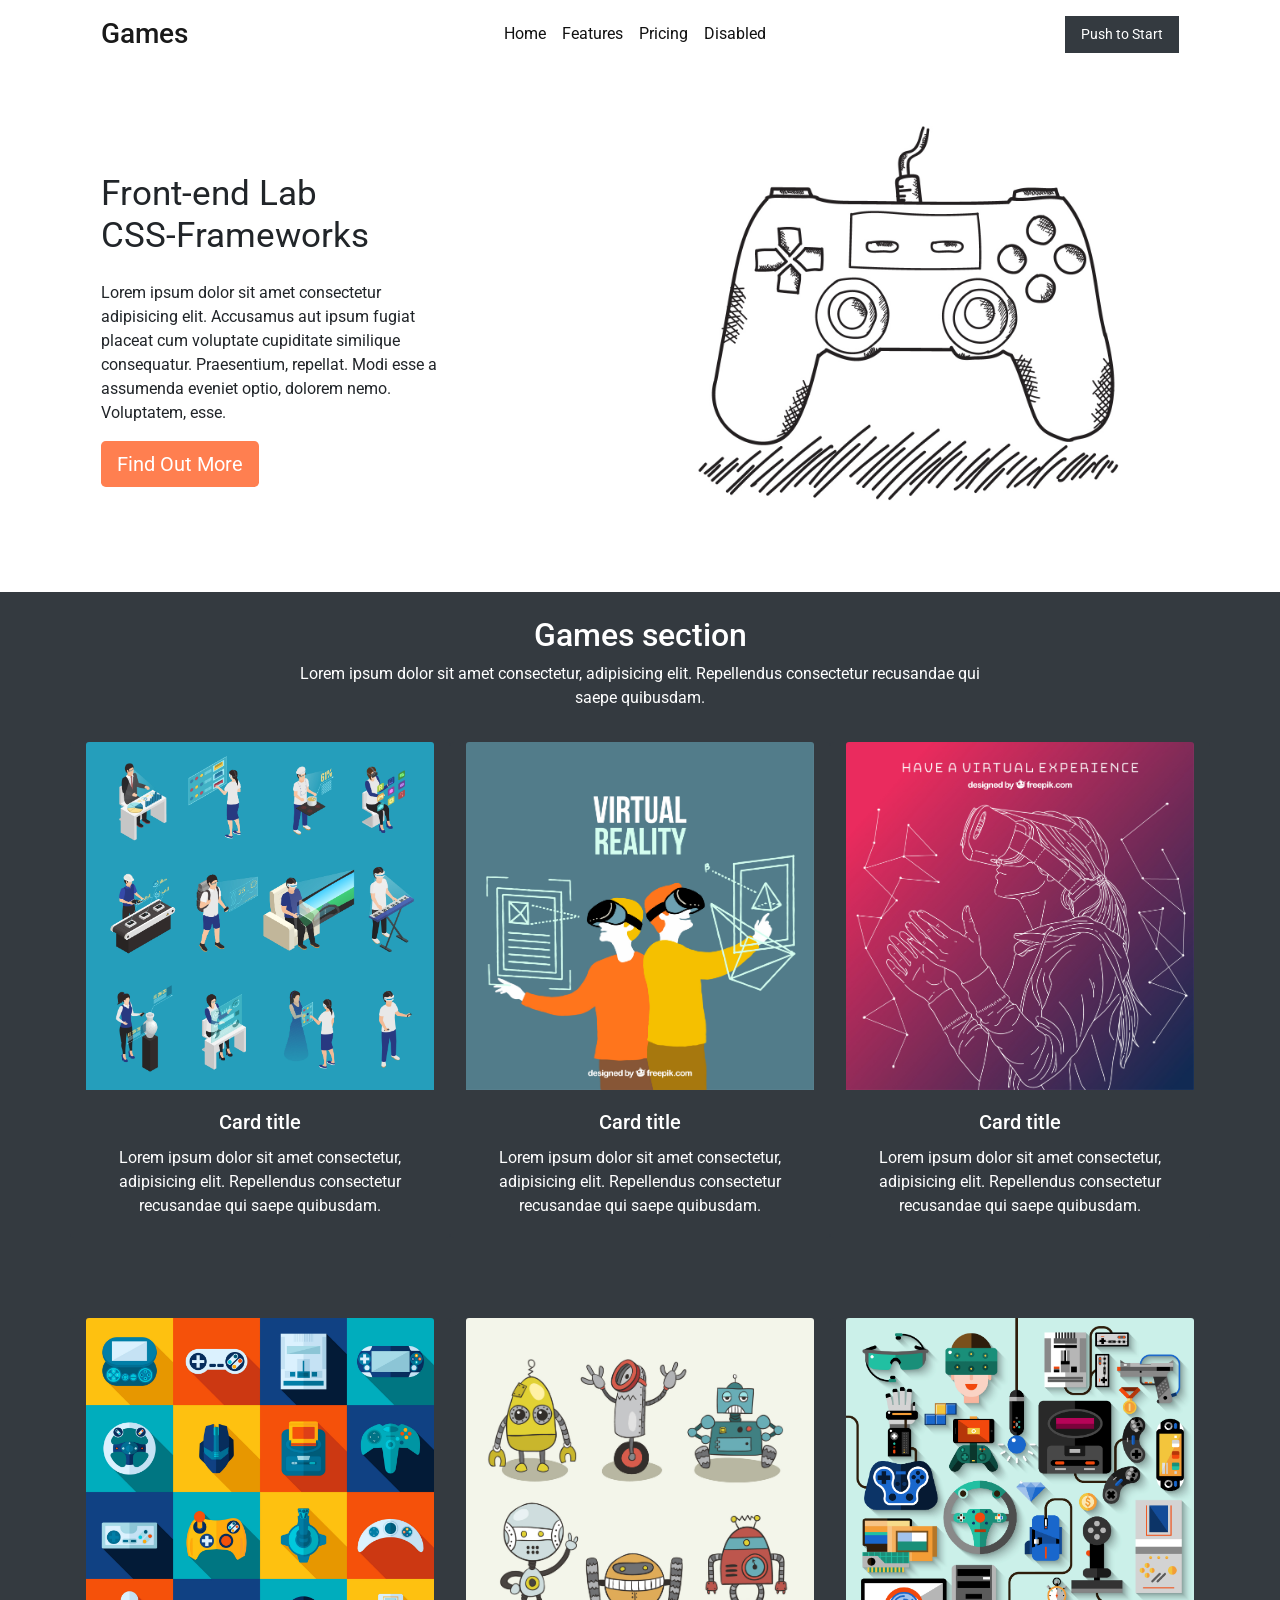
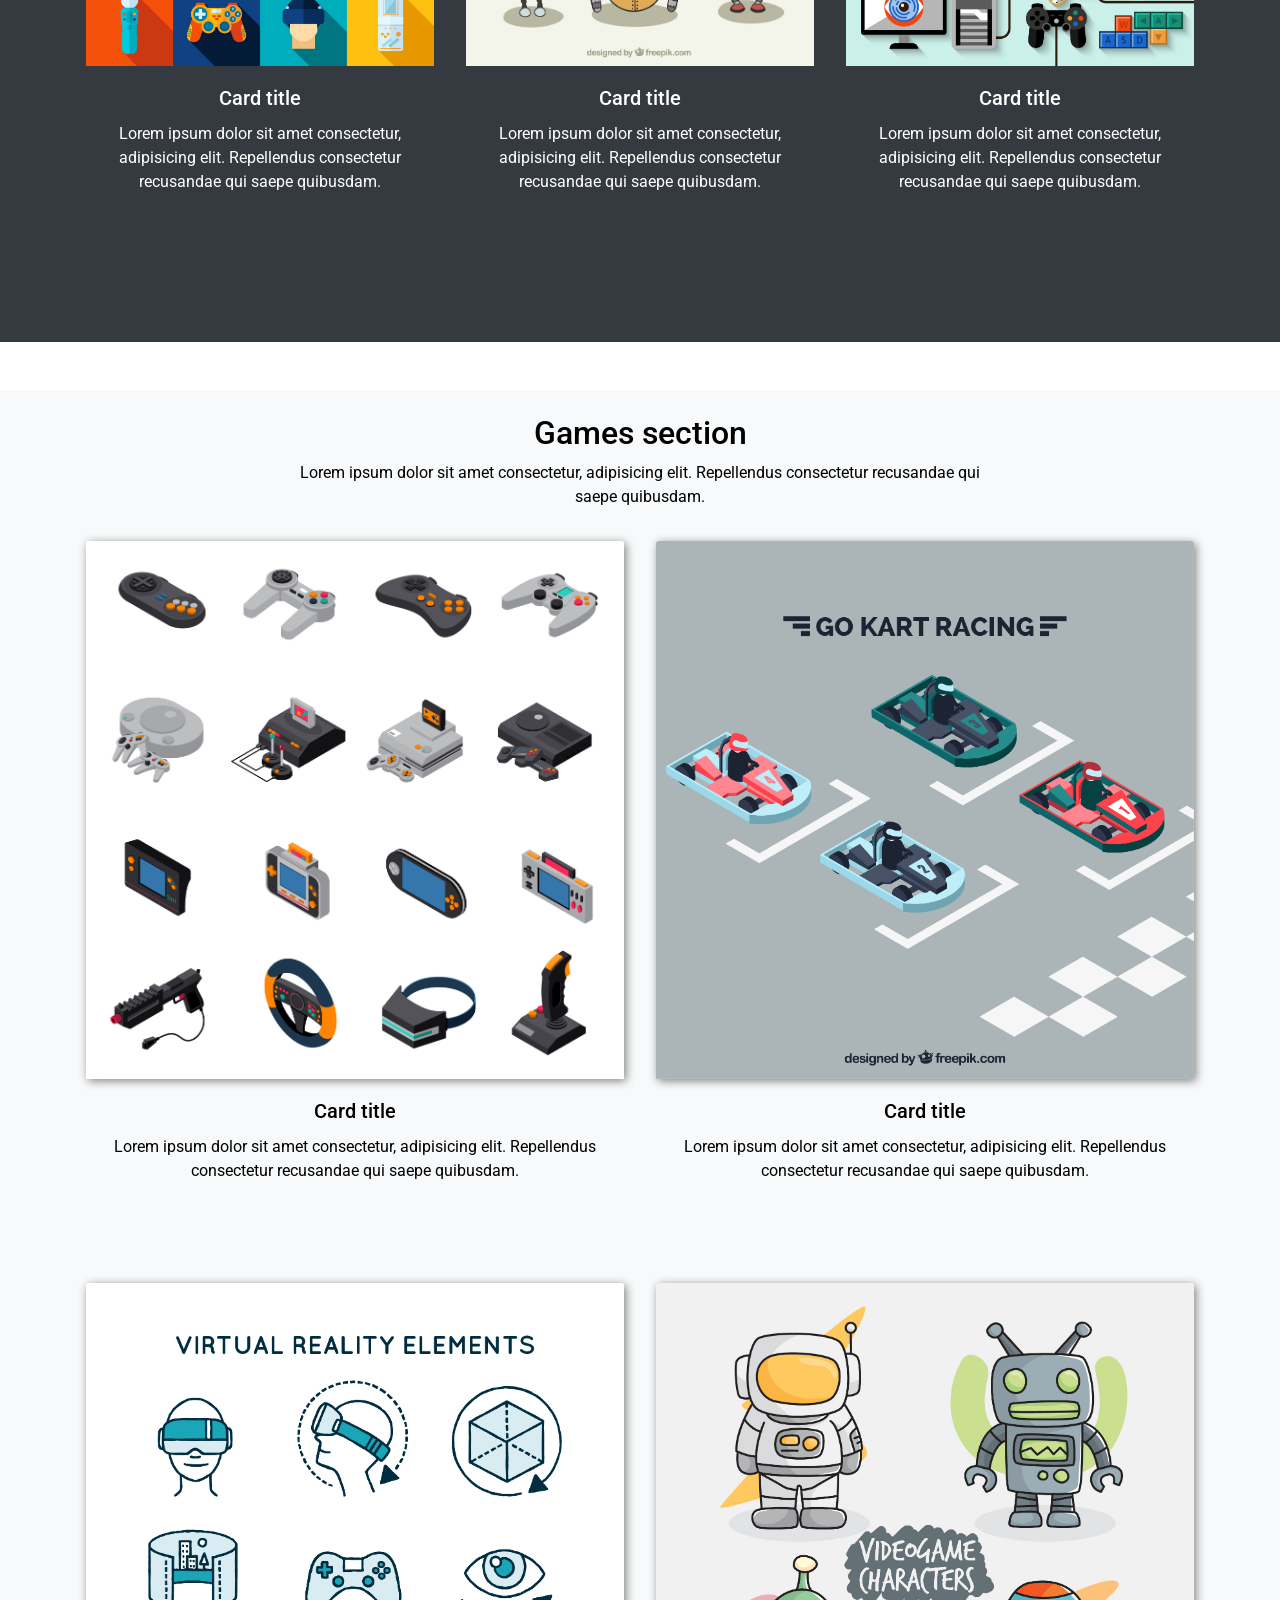
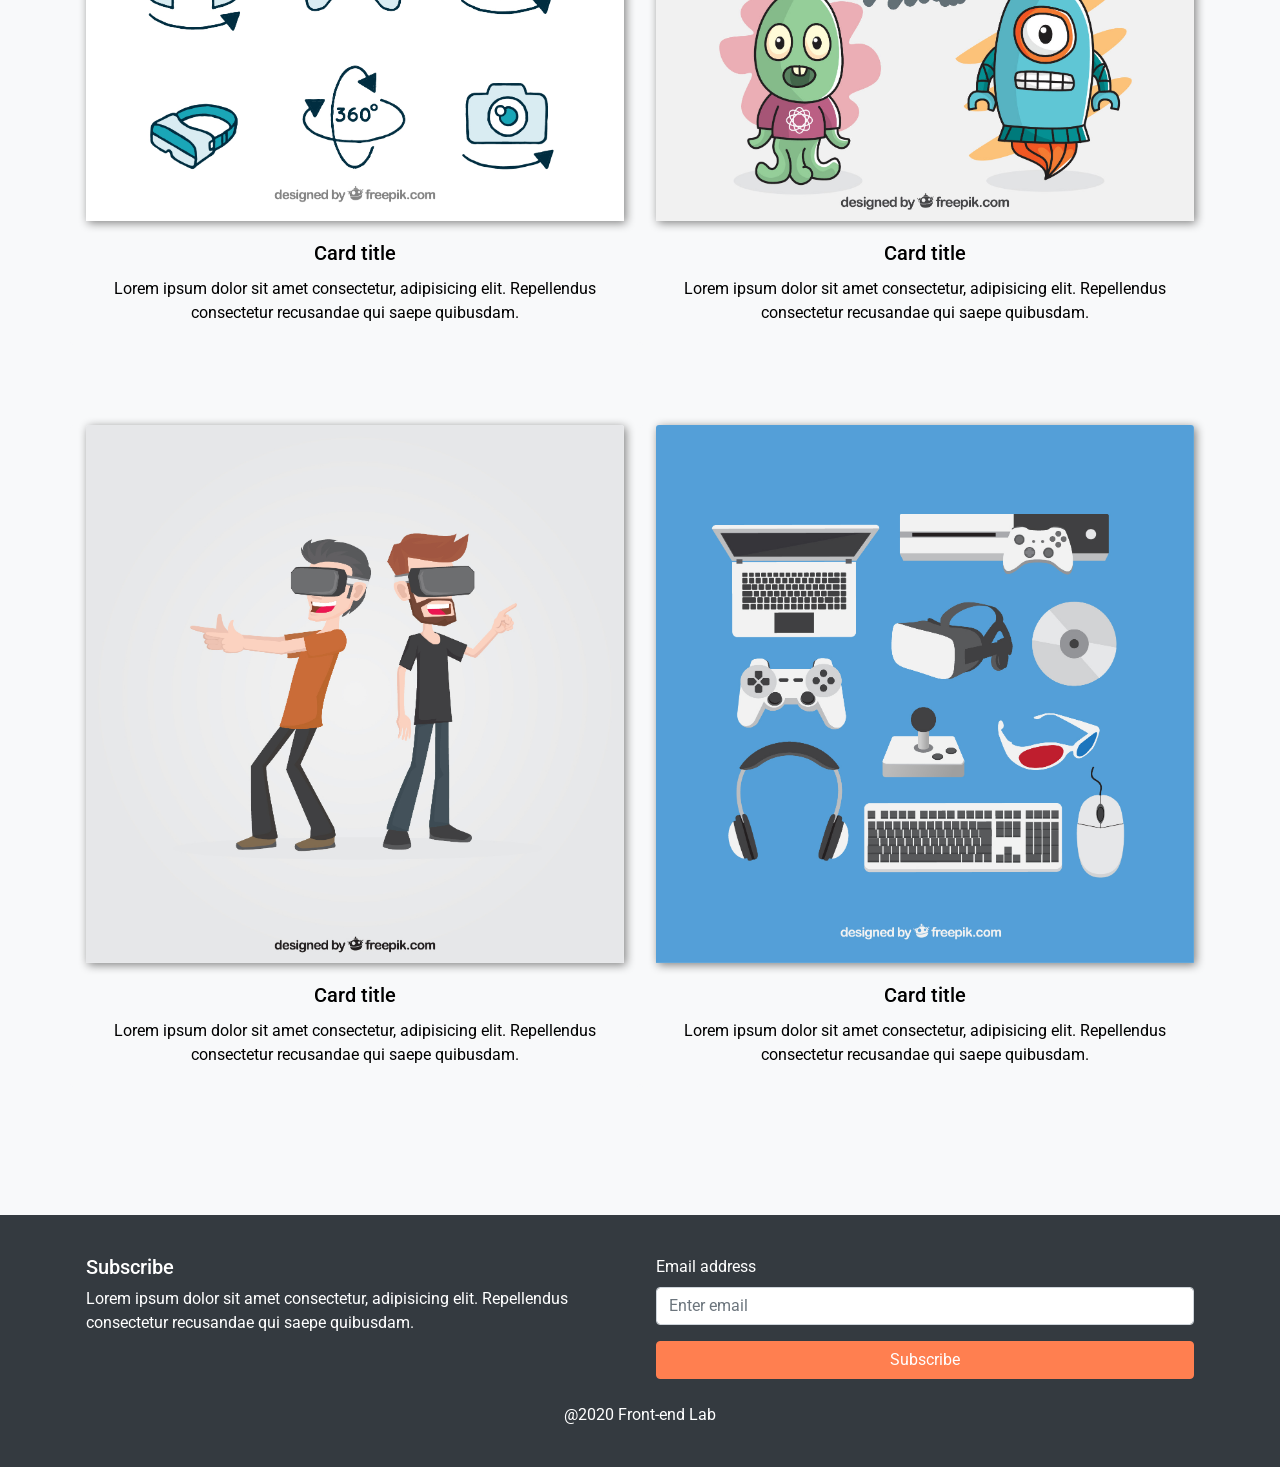
<file: bootstrap1/index.html>
<!DOCTYPE html>
<html lang="zxx">
<head>
    <meta charset="UTF-8">
    <meta name="viewport" content="width=device-width, initial-scale=1.0">
    <title>Bootstrap</title>
    <link rel="stylesheet" href="./css/style.css">
    <link rel="stylesheet" href="https://fonts.googleapis.com/css2?family=Roboto:wght@300&display=swap">
    <link rel="stylesheet" href="https://stackpath.bootstrapcdn.com/bootstrap/4.5.2/css/bootstrap.min.css" integrity="sha384-JcKb8q3iqJ61gNV9KGb8thSsNjpSL0n8PARn9HuZOnIxN0hoP+VmmDGMN5t9UJ0Z" crossorigin="anonymous">
</head>
<body>

    <header class="header pb-5 pb-lg-0">
        <div class="container">
            <nav class="navbar navbar-expand-lg navbar-light">
                <a class="navbar-brand" href="#">Games</a>
                <button class="navbar-toggler" type="button" data-toggle="collapse" data-target="#navbarSupportedContent" aria-controls="navbarSupportedContent" aria-expanded="false" aria-label="Toggle navigation">
                  <span class="navbar-toggler-icon"></span>
                </button>
              
                <div class="collapse navbar-collapse" id="navbarSupportedContent">
                  <ul class="navbar-nav m-auto">
                    <li class="nav-item active">
                      <a class="nav-link" href="#">Home</a>
                    </li>
                    <li class="nav-item">
                      <a class="nav-link" href="#">Features</a>
                    </li>
                    <li class="nav-item">
                        <a class="nav-link" href="#">Pricing</a>
                      </li>
                    <li class="nav-item">
                      <a class="nav-link disabled" href="#" tabindex="-1" aria-disabled="true">Disabled</a>
                    </li>
                  </ul>                  
                </div>

                <button type="button" class="btn-sm btn-secondary d-none d-lg-block">Push to Start</button>

            </nav>

            <div class="bottom-header row px-3">
                <article class="col-lg-4">
                    <h1 class="bottom-header__title mb-4">Front-end Lab CSS-Frameworks</h1>
                    <p class="bottom-header__text">Lorem ipsum dolor sit amet consectetur adipisicing elit. 
                    Accusamus aut ipsum fugiat placeat cum voluptate cupiditate similique consequatur.
                    Praesentium, repellat. Modi esse a assumenda eveniet optio, dolorem nemo. Voluptatem, esse.
                    </p>
                    <button type="button" class="btn-lg btn-primary">Find Out More</button>
                </article>

                <div class="bottom-header__img col-lg-6">
                    <img src="./assets/hero-5.jpg" alt="top img" class="img-fluid">
                </div>
                
            </div>
        </div>
        
        
        
    </header>

    <main class="main">

        
        <div class="game1-wrapper px-3 pt-4 pb-5">
            <div class="container">
                <article class="game__article col-lg-8">
                    <h2 class="game__title">Games section</h2>
                    <p class="game__text">Lorem ipsum dolor sit amet consectetur, adipisicing elit.
                         Repellendus consectetur recusandae qui saepe quibusdam. 
                    </p>
                </article>
                <div class="row game1-cards__wrapper">
                    <div class="game1-card card col-lg-4 px-3 col-md-6">
                        <img src="assets/card/1.jpg" class="card-img-top" alt="...">
                        <div class="card-body">
                            <h5 class="card-title">Card title</h5>
                            <p class="card-text">Lorem ipsum dolor sit amet consectetur, adipisicing elit.
                                Repellendus consectetur recusandae qui saepe quibusdam.
                            </p>
                        </div>
                      </div>
                      <div class="game1-card card col-lg-4 px-3 col-md-6">
                        <img src="assets/card/2.jpg" class="card-img-top" alt="...">
                        <div class="card-body">
                            <h5 class="card-title">Card title</h5>
                            <p class="card-text">Lorem ipsum dolor sit amet consectetur, adipisicing elit.
                                Repellendus consectetur recusandae qui saepe quibusdam.
                            </p>
                        </div>
                      </div>

                      <div class="game1-card card col-lg-4 px-3 col-md-6">
                        <img src="assets/card/3.jpg" class="card-img-top" alt="...">
                        <div class="card-body">
                            <h5 class="card-title">Card title</h5>
                            <p class="card-text">Lorem ipsum dolor sit amet consectetur, adipisicing elit.
                                Repellendus consectetur recusandae qui saepe quibusdam.
                            </p>
                        </div>
                      </div>

                     
                    <div class="game1-card card col-lg-4 px-3 col-md-6">
                      <img src="assets/card/4.jpg" class="card-img-top" alt="...">
                      <div class="card-body">
                          <h5 class="card-title">Card title</h5>
                          <p class="card-text">Lorem ipsum dolor sit amet consectetur, adipisicing elit.
                            Repellendus consectetur recusandae qui saepe quibusdam.
                          </p>
                      </div>
                    </div>

                    <div class="game1-card card col-lg-4 px-3 col-md-6">
                      <img src="assets/card/5.jpg" class="card-img-top" alt="...">
                      <div class="card-body">
                          <h5 class="card-title">Card title</h5>
                          <p class="card-text">Lorem ipsum dolor sit amet consectetur, adipisicing elit.
                            Repellendus consectetur recusandae qui saepe quibusdam.
                          </p>
                      </div>
                    </div>

                    <div class="game1-card card col-lg-4 px-3 col-md-6">
                      <img src="assets/card/6.jpg" class="card-img-top" alt="...">
                      <div class="card-body">
                          <h5 class="card-title">Card title</h5>
                          <p class="card-text">Lorem ipsum dolor sit amet consectetur, adipisicing elit.
                            Repellendus consectetur recusandae qui saepe quibusdam.
                          </p>
                      </div>
                    </div>
            </div>
        
            </div>
        </div>
        

        <div class="game2-wrapper px-3 pt-4 pb-5">
            <div class="container">
                <article class="game__article col-lg-8">
                    <h2 class="game__title">Games section</h2>
                    <p class="game__text">Lorem ipsum dolor sit amet consectetur, adipisicing elit.
                         Repellendus consectetur recusandae qui saepe quibusdam. 
                    </p>
                </article>
                <div class="row game2-cards__wrapper">
                    <div class="game2-card card col-lg-6 px-3 ">
                        <img src="assets/card/7.jpg" class="card-img-top" alt="...">
                        <div class="card-body">
                            <h5 class="card-title">Card title</h5>
                            <p class="card-text">Lorem ipsum dolor sit amet consectetur, adipisicing elit.
                             Repellendus consectetur recusandae qui saepe quibusdam. 
                            </p>
                        </div>
                      </div>

                      <div class="game2-card card col-lg-6 px-3 ">
                        <img src="assets/card/8.jpg" class="card-img-top" alt="...">
                        <div class="card-body">
                            <h5 class="card-title">Card title</h5>
                            <p class="card-text">Lorem ipsum dolor sit amet consectetur, adipisicing elit.
                             Repellendus consectetur recusandae qui saepe quibusdam. 
                            </p>
                        </div>
                      </div>

                      <div class="game2-card card col-lg-6 px-3 ">
                        <img src="assets/card/9.jpg" class="card-img-top" alt="...">
                        <div class="card-body">
                            <h5 class="card-title">Card title</h5>
                            <p class="card-text">Lorem ipsum dolor sit amet consectetur, adipisicing elit.
                             Repellendus consectetur recusandae qui saepe quibusdam. 
                            </p>
                        </div>
                      </div>

                      <div class="game2-card card col-lg-6 px-3 ">
                        <img src="assets/card/10.jpg" class="card-img-top" alt="...">
                        <div class="card-body">
                            <h5 class="card-title">Card title</h5>
                            <p class="card-text">Lorem ipsum dolor sit amet consectetur, adipisicing elit.
                             Repellendus consectetur recusandae qui saepe quibusdam. 
                            </p>
                        </div>
                      </div>

                      <div class="game2-card card col-lg-6 px-3 ">
                        <img src="assets/card/11.jpg" class="card-img-top" alt="...">
                        <div class="card-body">
                            <h5 class="card-title">Card title</h5>
                            <p class="card-text">Lorem ipsum dolor sit amet consectetur, adipisicing elit.
                             Repellendus consectetur recusandae qui saepe quibusdam. 
                            </p>
                        </div>
                      </div>

                      <div class="game2-card card col-lg-6 px-3 ">
                        <img src="assets/card/12.jpg" class="card-img-top" alt="...">
                        <div class="card-body">
                            <h5 class="card-title">Card title</h5>
                            <p class="card-text">Lorem ipsum dolor sit amet consectetur, adipisicing elit.
                             Repellendus consectetur recusandae qui saepe quibusdam. 
                            </p>
                        </div>
                      </div>
                      <!-- <div class="game2-card card col-lg m-3">
                        <img src="assets/card/8.jpg" class="card-img-top" alt="...">
                        <div class="card-body">
                            <h5 class="card-title">Card title</h5>
                            <p class="card-text">Lorem ipsum dolor sit amet consectetur, adipisicing elit.
                             Repellendus consectetur recusandae qui saepe quibusdam. 
                            </p>
                        </div>
                      </div> -->
                      
                </div>
            </div>
        </div>

        
    </main>

    <footer class="footer py-4">
        <div class="container">
            <div class="row footer__wrapper pt-3">
                <article class="col-lg-6 px-3">
                    <h5 class="footer__title">Subscribe</h5>
                    <p class="footer__text">
                        Lorem ipsum dolor sit amet consectetur, adipisicing elit.
                             Repellendus consectetur recusandae qui saepe quibusdam. 
                    </p>
                </article>
                <form class="col-lg-6 px-3">
                    <div class="form-group">
                      <label for="exampleInputEmail1">Email address</label>
                      <input type="email" class="form-control" id="exampleInputEmail1" placeholder="Enter email">
                    </div>
                    <button type="submit" class="btn btn-primary footer__btn col">Subscribe</button>
                </form>
            </div>

            <div class="footer__copy pt-4">
                <p>@2020 Front-end Lab</p>
            </div>
            
        </div>
    </footer>

    <script src="https://code.jquery.com/jquery-3.5.1.slim.min.js" integrity="sha384-DfXdz2htPH0lsSSs5nCTpuj/zy4C+OGpamoFVy38MVBnE+IbbVYUew+OrCXaRkfj" crossorigin="anonymous"></script>
    <script src="https://cdn.jsdelivr.net/npm/popper.js@1.16.1/dist/umd/popper.min.js" integrity="sha384-9/reFTGAW83EW2RDu2S0VKaIzap3H66lZH81PoYlFhbGU+6BZp6G7niu735Sk7lN" crossorigin="anonymous"></script>
    <script src="https://stackpath.bootstrapcdn.com/bootstrap/4.5.2/js/bootstrap.min.js" integrity="sha384-B4gt1cQRFi3dgfSVKpc1B9idTEuN3cBScszNHP9silYxofvL8/KUEfYiJOMMV+rV" crossorigin="anonymous"></script>
    
    </body>
</html>
</file>
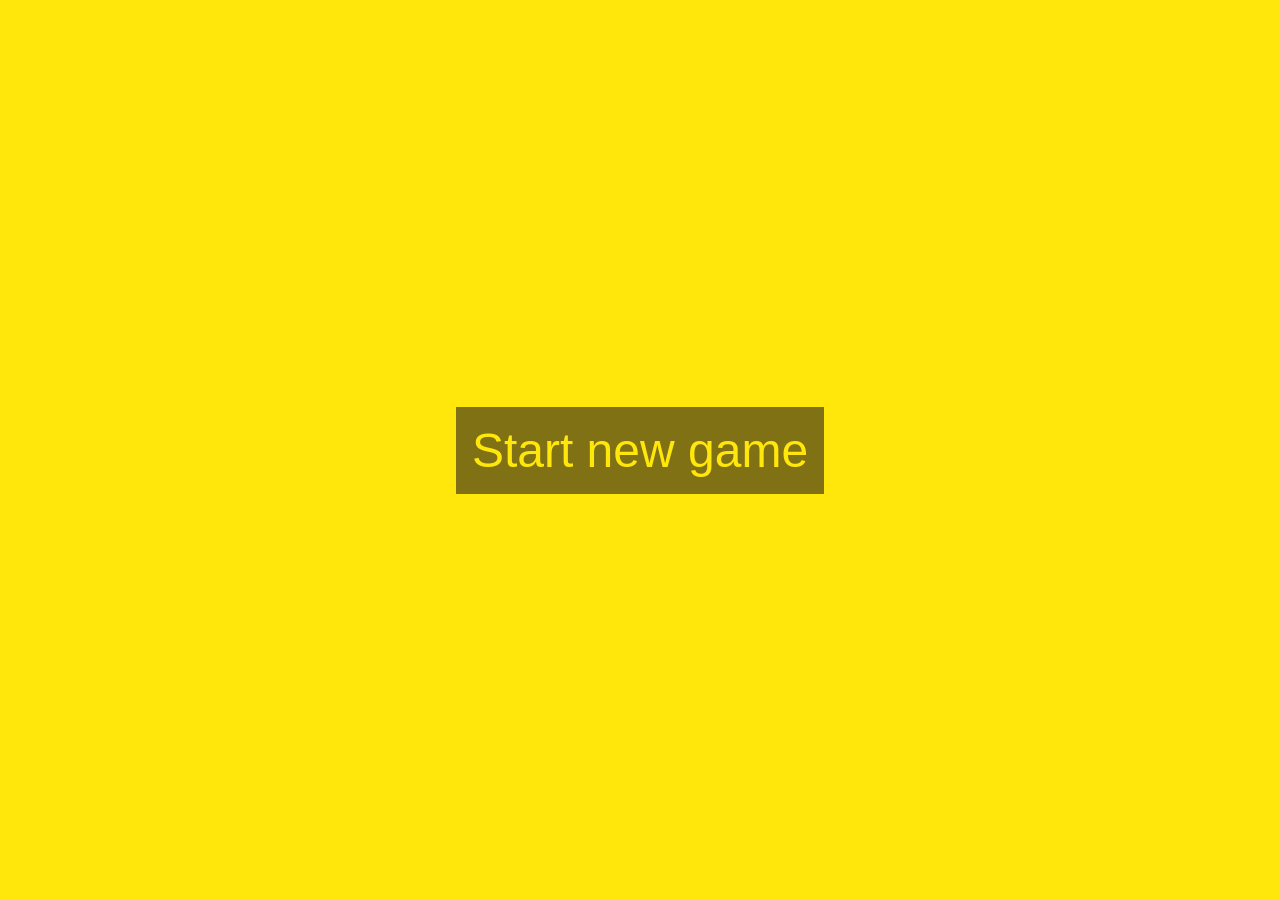
<file: js_game/index.html>
<!DOCTYPE html>
<html lang="en">

<head>
  <meta charset="UTF-8">
  <meta name="viewport" content="width=device-width, initial-scale=1.0">
  <meta http-equiv="X-UA-Compatible" content="ie=edge">
  <title>HW_8</title>
  <link href="https://fonts.googleapis.com/css2?family=Roboto:wght@300&display=swap" rel="stylesheet">
  <link rel="stylesheet" href="style.css">
</head>

<body>

  <div class="pseudo-start">
    <button type="submit" class="pseudo-start__btn" id="pseudo_btn">Start new game</button>
  </div>
  <div class="game">
    <div class="content">
      <div class="game__header">
        <button type="submit" class="game__btn-new-game" id="start_btn">Start new game</button>
        <button type="submit" class="game__btn-skip" id="skip_btn">Skip question</button>
      </div>
      <div class="game__main">
        <h1 class="game__question" id="question">Lorem</h1>
        <div class="game__answers-wrapper">
          <ul class="game__list">
            <li class="game__answer1"><button class="game__answer-btn" id="answer0">Lorem</button></li>
            <li class="game__answer2"><button class="game__answer-btn" id="answer1">Lorem</button></li>
            <li class="game__answer3"><button class="game__answer-btn" id="answer2">Lorem</button></li>
            <li class="game__answer4"><button class="game__answer-btn" id="answer3">Lorem</button></li>
          </ul>
        </div>
      </div>
      <div class="game__footer">
        <div class="row game__t-prize-wrapper">
          <p class="game__total-prize">Total prize: </p>
          <p id="total_prize"></p>
        </div>

        <div class="row game__cur-prize-wrapper">
          <p class="game__curr-prize">Prize on current round: </p>
          <p id="current_prize"></p>
        </div>

      </div>
    </div>


  </div>



  <script src="js/questions.js"></script>
  <script src="js/app.js"></script>
</body>

</html>
</file>
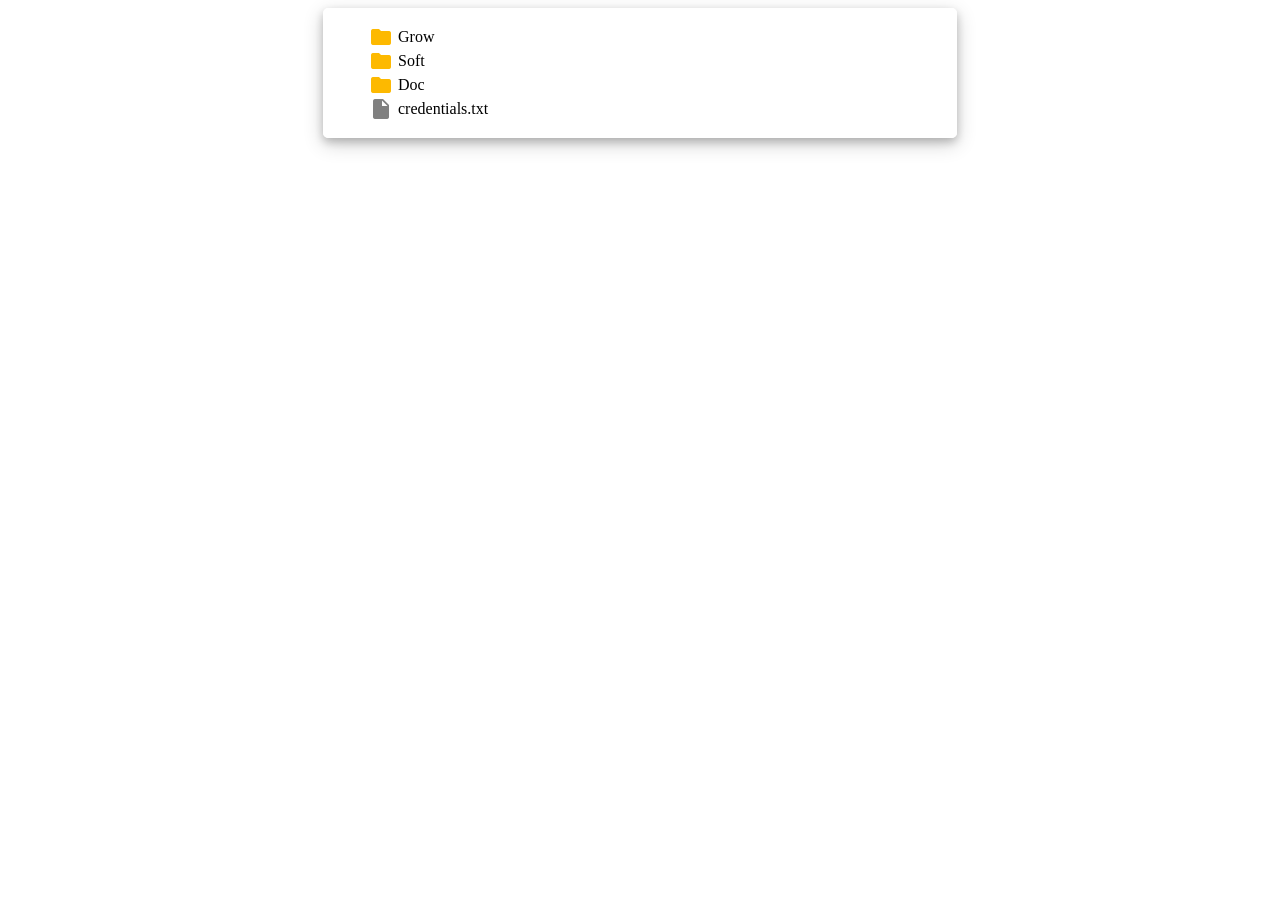
<file: js_graphical_interface/index.html>
<!-- DO NOT MODIFY THIS FILE -->
<!DOCTYPE html>
<html lang="en">
<head>
  <meta charset="UTF-8">
  <title>Homework 14 - DOM</title>
  <link rel="stylesheet" href="material-icons/material-icons.css">
  <link rel="stylesheet" href="styles.css">
</head>
<body>
  <div id="root"></div>

  <script src="./app.js"></script>
</body>
</html>
</file>
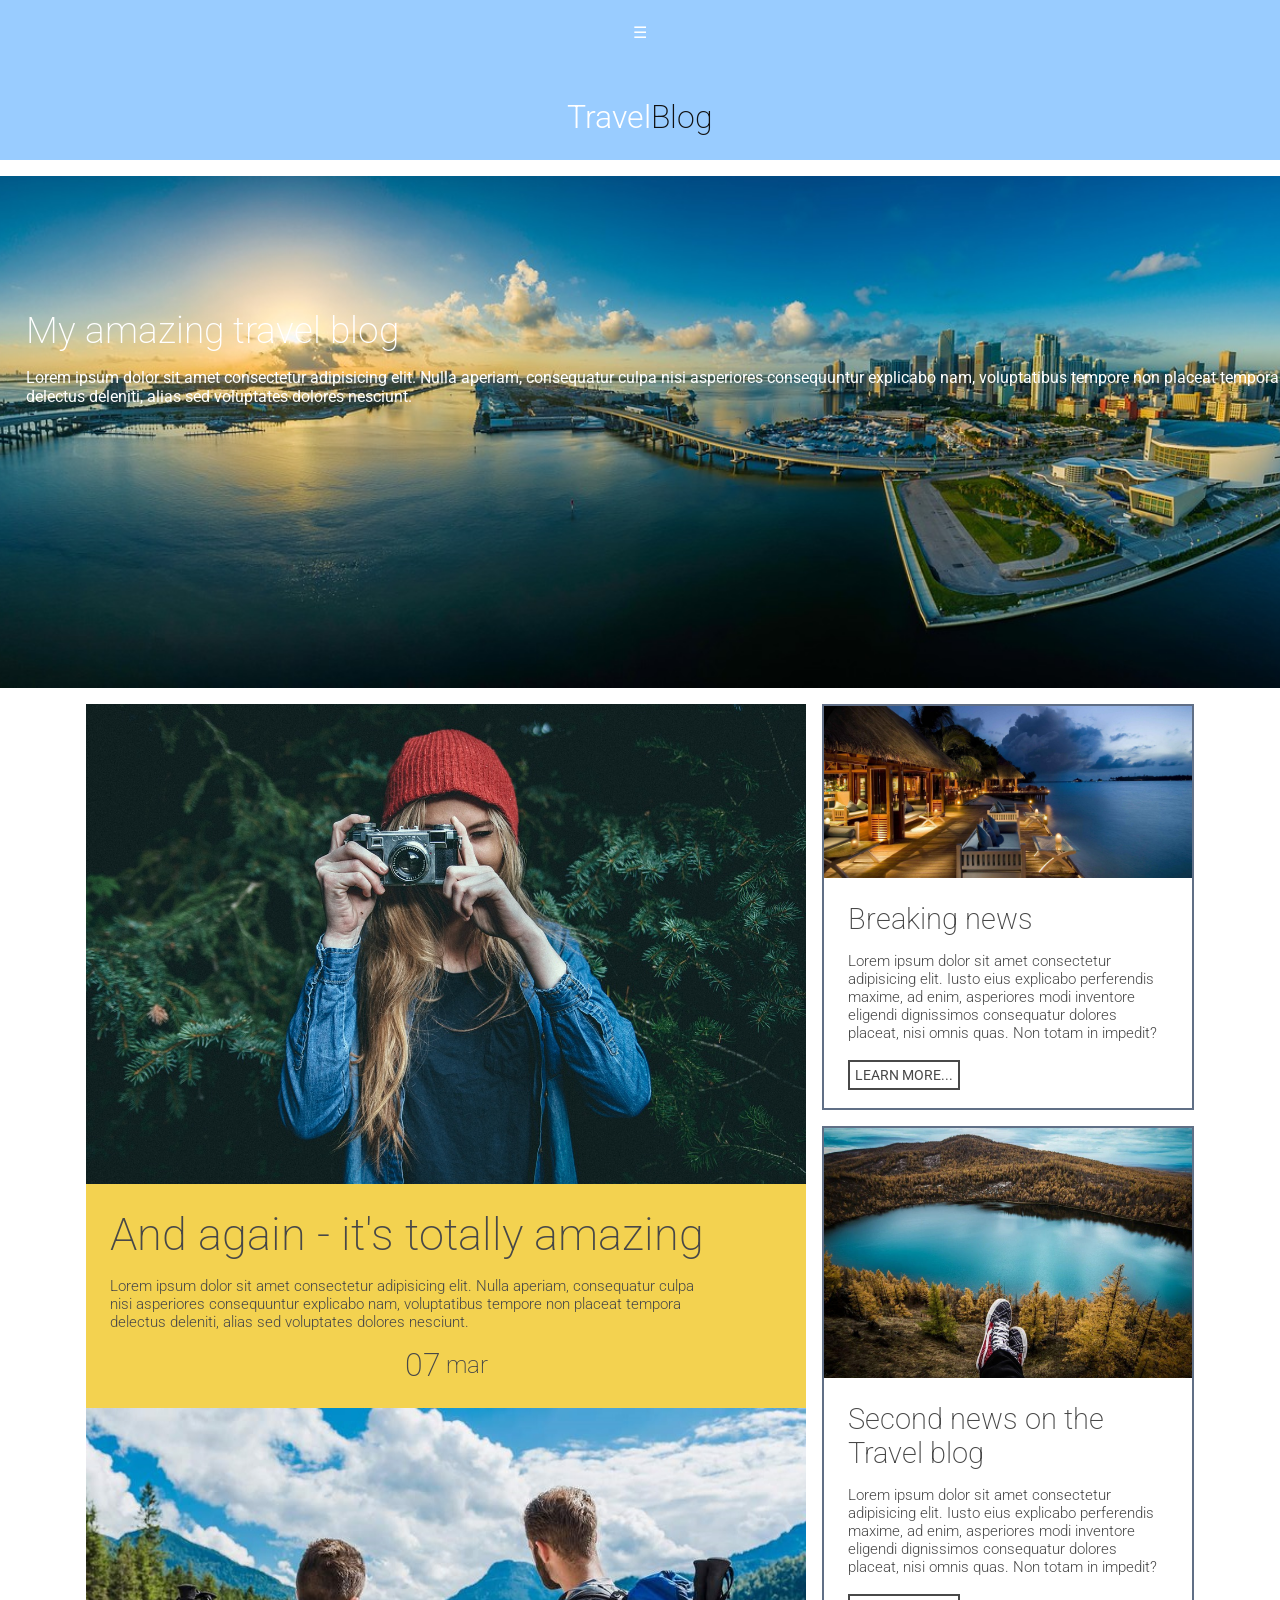
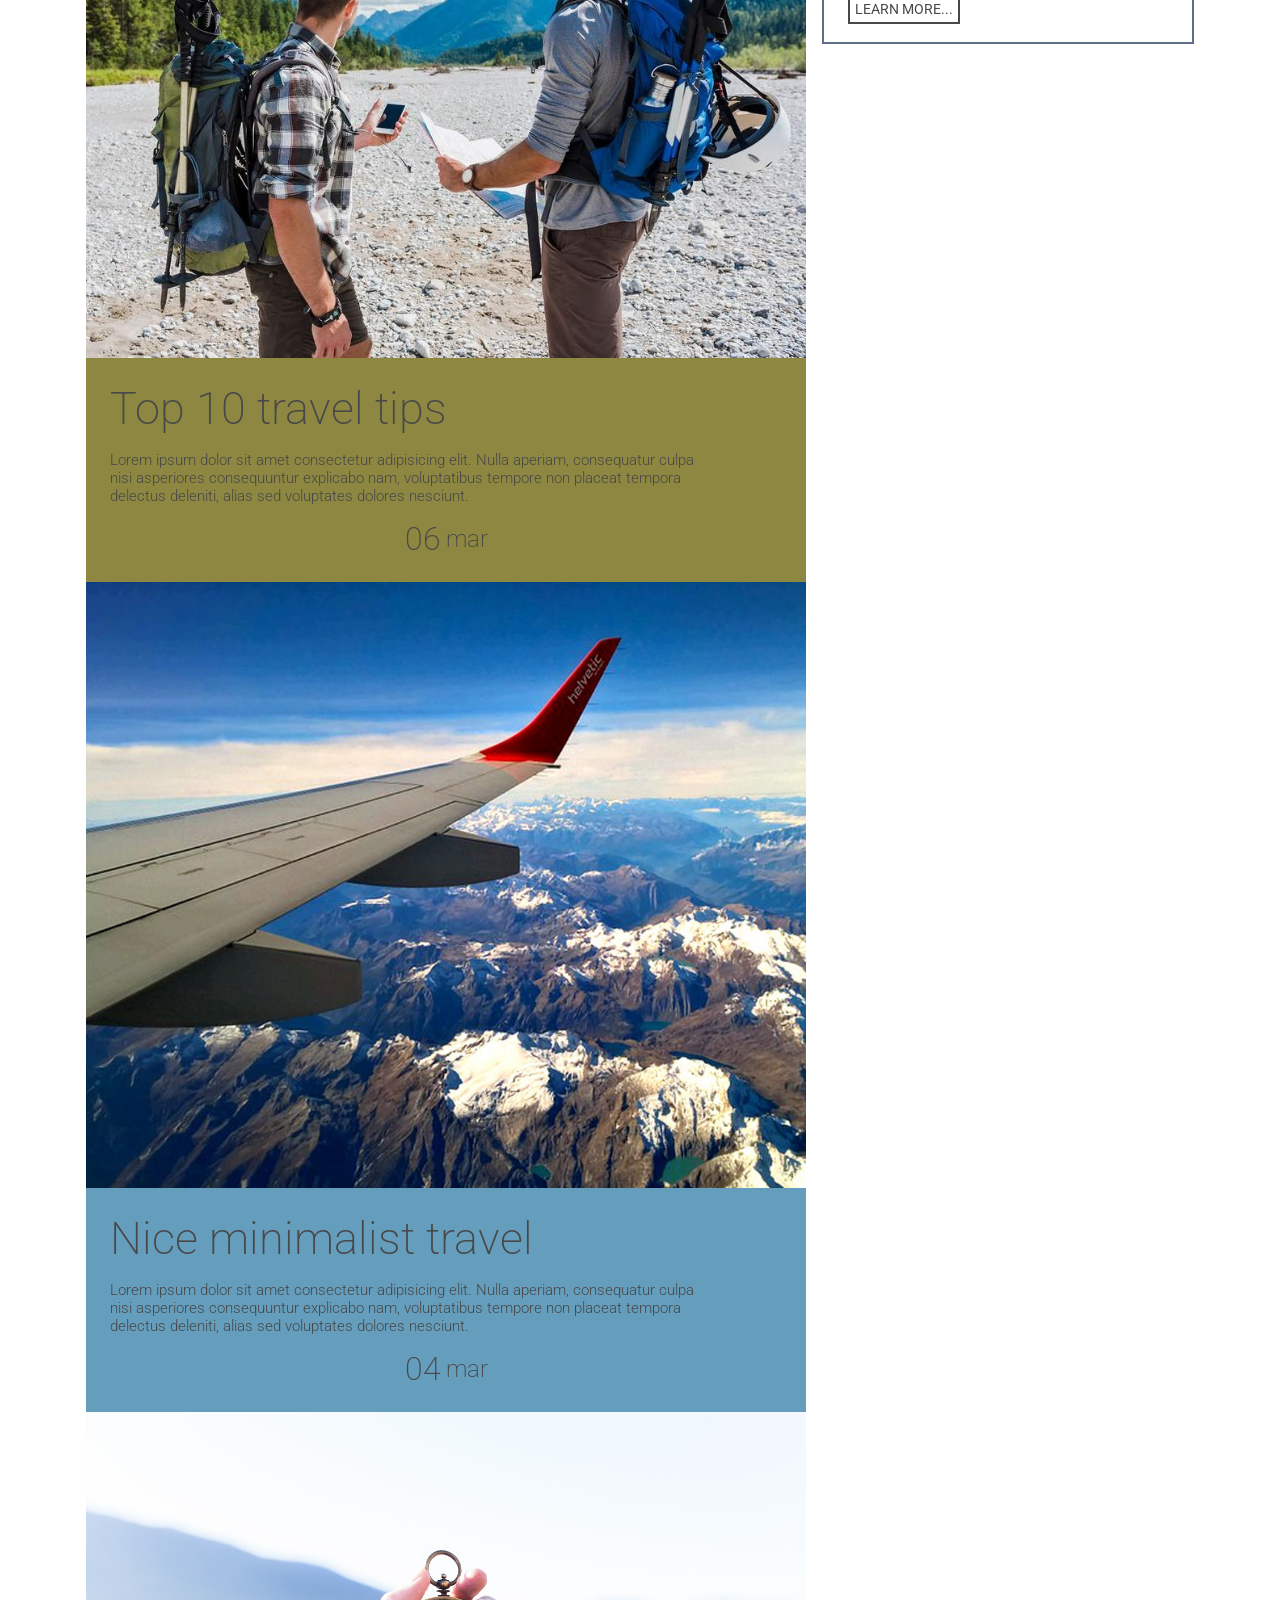
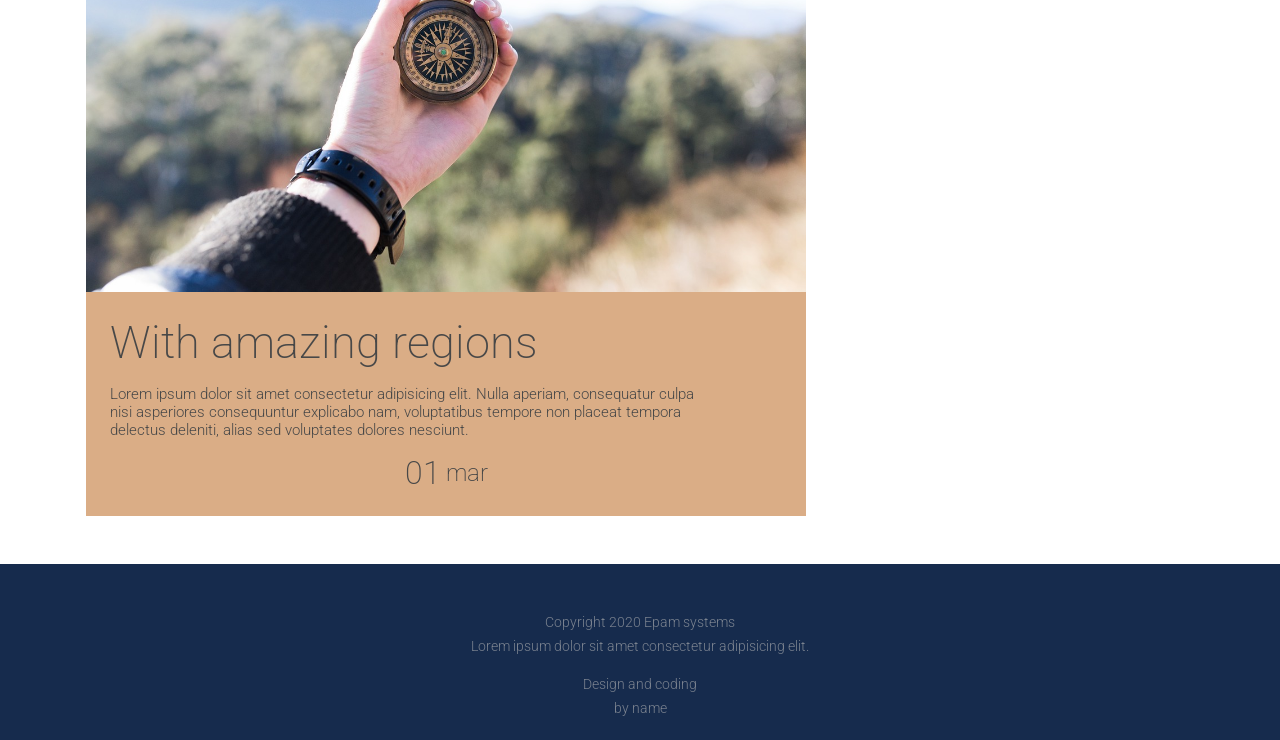
<file: responsive/index.html>
<!DOCTYPE html>
<html lang="zxx">
  <head>
    <meta charset="UTF-8">
    <meta name="viewport" content="width=device-width, initial-scale=1.0">
    <meta http-equiv="X-UA-Compatible" content="ie=edge">
    <link rel="stylesheet" href="./css/styles.css">
    <link href='https://fonts.googleapis.com/css?family=Roboto:400,100,300,700&subset=latin,latin-ext' rel='stylesheet' type='text/css'>
    <title>Responsive</title>
  </head>
  <body>
      <div class="wrapper">
        <header class="header">
          <div class="container">
            <div class="header__wrapper">
              <a href="#" class="header__logo">Travel<span class="header__logo-span">Blog</span></a>
              <nav class="header__menu">
                <ul class="header__list">
                  <li class="header__li"><a href="#" class="header__link">Blog</a></li>
                  <li class="header__li"><a href="#" class="header__link">About</a></li>
                  <li class="header__li"><a href="#" class="header__link">Archive</a></li>
                  <li class="header__li"><a href="#" class="header__link">Contact</a></li>
                  <li class="header__li"><a href="#" class="header__link header__link_burger">&#9776;</a></li>
                </ul>
              </nav>
            </div>
          </div>
        </header>

        <main class="main">
            <div class="top-section">
              <article class="top-section__article">
                <div class="top-section__title">
                  <h1>My amazing travel blog</h1>
                </div>
                <p class="top-section__text">Lorem ipsum dolor sit amet consectetur adipisicing elit. 
                  Nulla aperiam, consequatur culpa nisi asperiores consequuntur explicabo nam, voluptatibus 
                  tempore non placeat tempora delectus deleniti, alias sed voluptates dolores nesciunt.
                </p>
              </article>
            </div>
            <div class="container">
              <div class="main-content__wrapper">
                <div class="post-content">
                  <div class="post-content__wrapper">
                    <img src="./img/post1.jpg" class="post-content__img" alt="#" >
                    <div class="post-content__text-wrapper post-content__text-wrapper_p1">
                      <article class="post-content__article">
                        <h2 class="post-content__title">And again - it's totally amazing</h2>
                        <p class="post-content__text">Lorem ipsum dolor sit amet consectetur adipisicing elit. 
                          Nulla aperiam, consequatur culpa nisi asperiores consequuntur explicabo nam, voluptatibus 
                          tempore non placeat tempora delectus deleniti, alias sed voluptates dolores nesciunt.
                        </p>
                      </article>
                      <p class="post-content__date">
                        <span class="post-content__date__span">07</span>mar
                      </p>
                    </div>
                    
                  </div>
                  <div class="post-content__wrapper">
                    <img src="./img/post2.jpg" alt="#" class="post-content__img">
                    <div class="post-content__text-wrapper post-content__text-wrapper_p2">
                      <article class="post-content__article">
                        <h2 class="post-content__title">Top 10 travel tips</h2>
                        <p class="post-content__text">Lorem ipsum dolor sit amet consectetur adipisicing elit. 
                          Nulla aperiam, consequatur culpa nisi asperiores consequuntur explicabo nam, voluptatibus 
                          tempore non placeat tempora delectus deleniti, alias sed voluptates dolores nesciunt.
                        </p>
                      </article>
                      <p class="post-content__date">
                        <span class="post-content__date__span">06</span>mar
                      </p>
                    </div>
                  
                  </div>
                  <div class="post-content__wrapper">
                    <img src="./img/post3.jpg" alt="#" class="post-content__img">
                    <div class="post-content__text-wrapper post-content__text-wrapper_p3">
                      <article class="post-content__article">
                        <h2 class="post-content__title">Nice minimalist travel</h2>
                        <p class="post-content__text">
                          Lorem ipsum dolor sit amet consectetur adipisicing elit. 
                        Nulla aperiam, consequatur culpa nisi asperiores consequuntur explicabo nam, voluptatibus 
                        tempore non placeat tempora delectus deleniti, alias sed voluptates dolores nesciunt.
                        </p>
                      </article>
                      <p class="post-content__date">
                        <span class="post-content__date__span">04</span>mar
                      </p>
                    </div>
                  </div>
                  <div class="post-content__wrapper">
                    <img src="./img/post4.jpg" alt="#" class="post-content__img">
                    <div class="post-content__text-wrapper post-content__text-wrapper_p4">
                    <article class="post-content__article">
                      <h2 class="post-content__title">With amazing regions</h2>
                      <p class="post-content__text">
                        Lorem ipsum dolor sit amet consectetur adipisicing elit. 
                      Nulla aperiam, consequatur culpa nisi asperiores consequuntur explicabo nam, voluptatibus 
                      tempore non placeat tempora delectus deleniti, alias sed voluptates dolores nesciunt.
                      </p>
                    </article>
                      <p class="post-content__date">
                        <span class="post-content__date__span">01</span>mar
                      </p>
                    </div>
                  </div>
                </div>
      
                <section class="news-content">
                  <div class="news-content__wrapper">
                    <img src="./img/news1.jpg" alt="#" class="news-content__img">
                    <div class="news-content__article-wrapper">
                      <h3 class="news-content__title">Breaking news</h3>
                      <p class="news-content__text">Lorem ipsum dolor sit amet consectetur adipisicing elit.
                        Iusto eius explicabo perferendis maxime, ad enim, asperiores modi inventore eligendi 
                        dignissimos consequatur dolores placeat, nisi omnis quas. Non totam in impedit?
                      </p>
                      <a href="#" class="news-content__btn">LEARN MORE...</a>
                    </div>
                  </div>
                  <div class="news-content__wrapper">
                    <img src="./img/news2.jpg" alt="#" class="news-content__img">
                    <div class="news-content__article-wrapper">
                      <h3 class="news-content__title">Second news on the Travel blog</h3>
                      <p class="news-content__text">Lorem ipsum dolor sit amet consectetur adipisicing elit.
                        Iusto eius explicabo perferendis maxime, ad enim, asperiores modi inventore eligendi 
                        dignissimos consequatur dolores placeat, nisi omnis quas. Non totam in impedit?
                      </p>
                      <a href="#" class="news-content__btn">LEARN MORE...</a>
                    </div>

                  </div>

                </section>
              </div>
            </div>
           
            
        </main>

          <footer class="footer">
            <div class="container">
              <div class="footer__wrapper">
                <p class="footer__copy">Copyright 2020 Epam systems<br>
                  Lorem ipsum dolor sit amet consectetur adipisicing elit.
                </p>
                <p class="footer__dev">
                  Design and coding
                  by name
                </p>
              </div>
            </div>
          </footer>
              
      </div>
  </body>
</html>
</file>
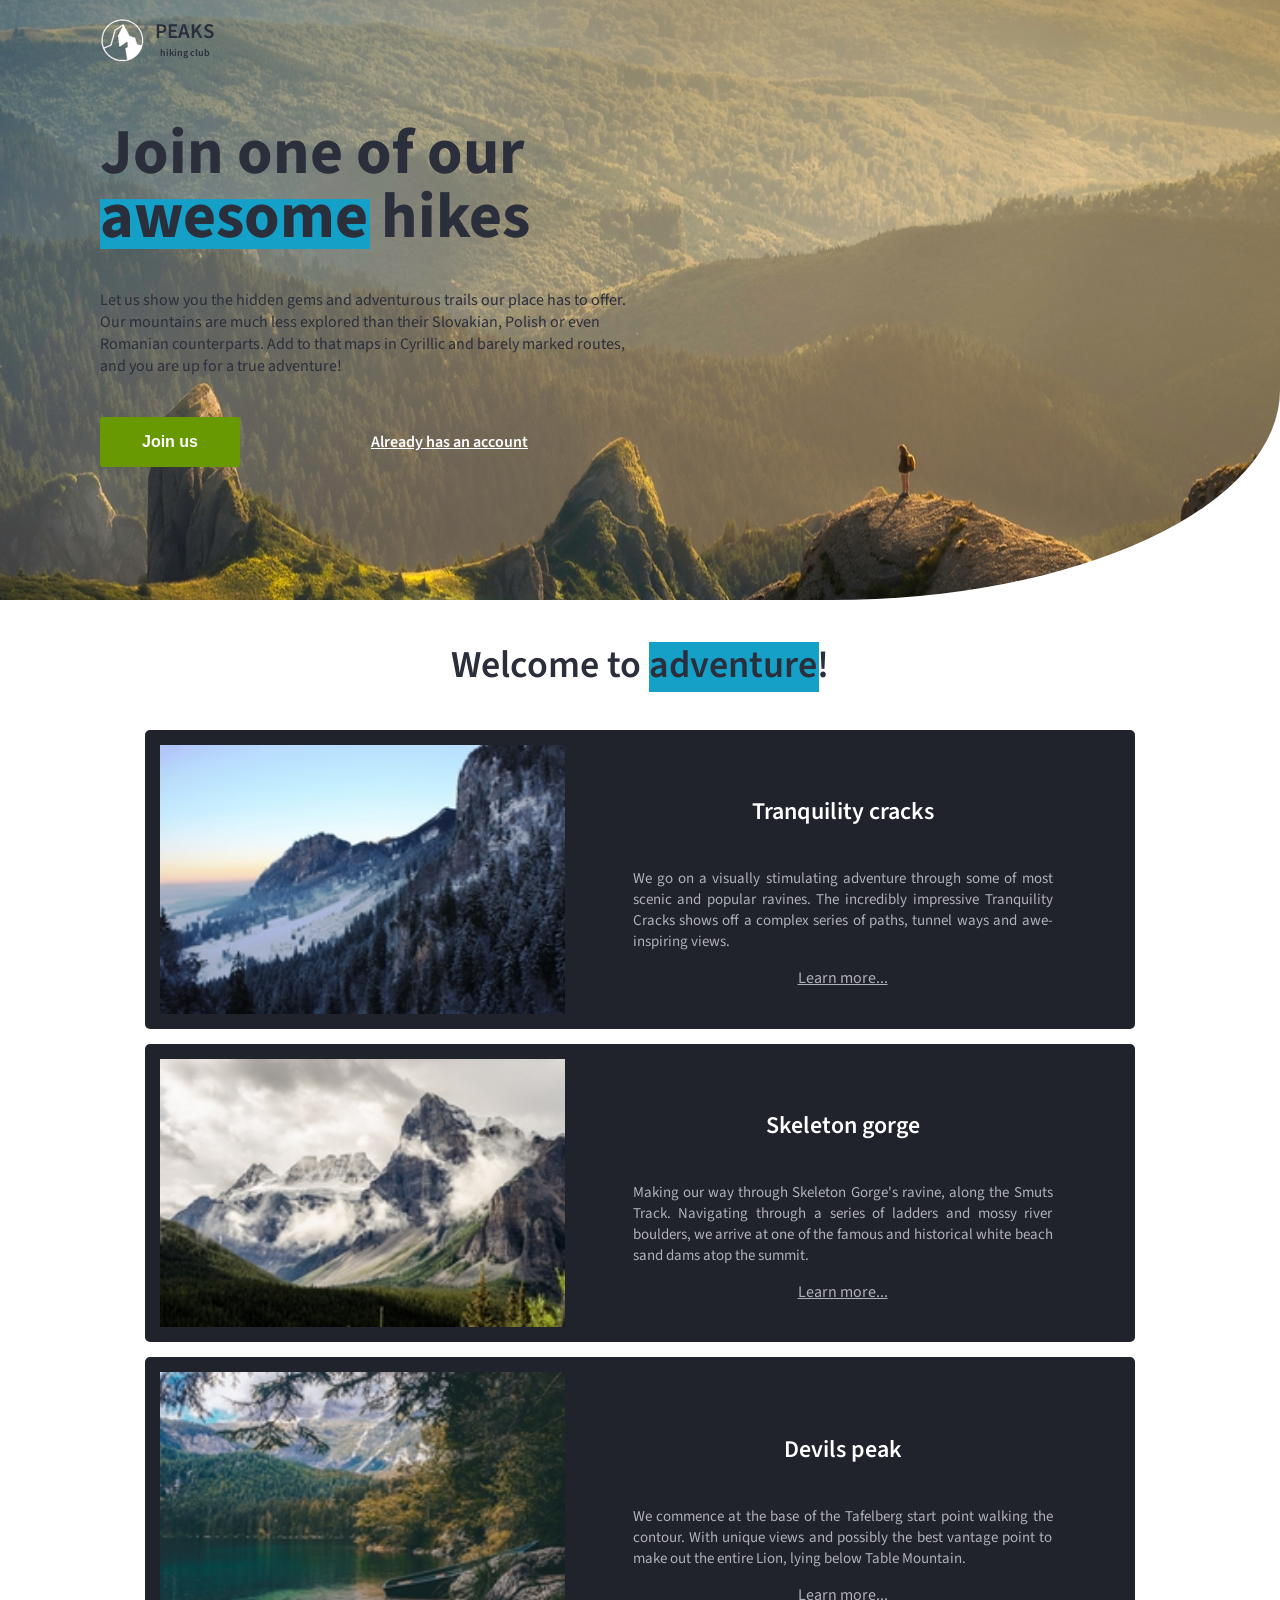
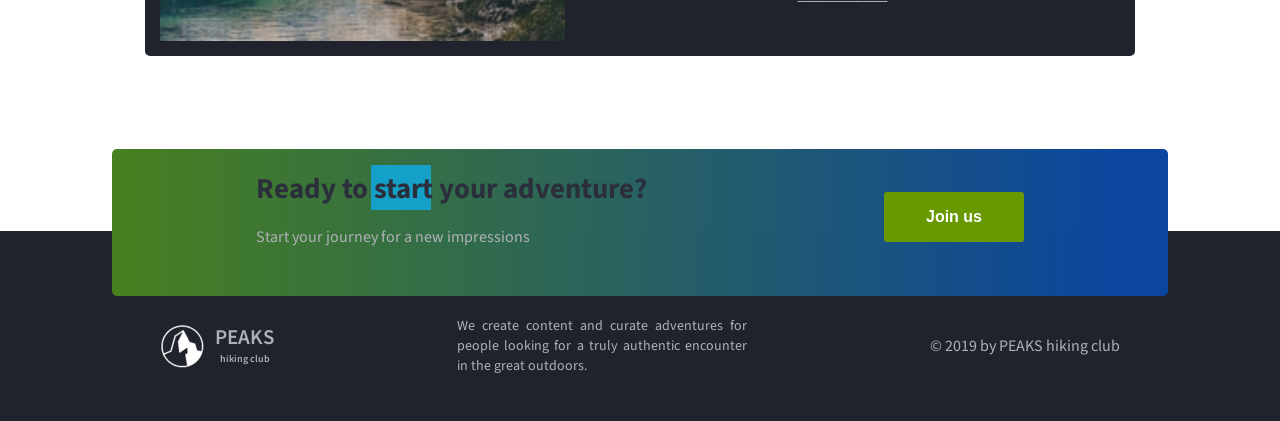
<file: scss/index.html>
<!DOCTYPE html>
<html lang="en">

<head>
    <meta charset="UTF-8">
    <meta name="viewport" content="width=device-width, initial-scale=1.0">
    <meta http-equiv="X-UA-Compatible" content="ie=edge">
    <link href="https://fonts.googleapis.com/css?family=Hind:400,600%7CSource+Sans+Pro:400,600,700%7CFresca"
          rel="stylesheet"/>

    <!-- Styles should be switched here: -->
    
    <link rel="stylesheet" type="text/css" href="css/style1.css">
    <!--     <link rel="stylesheet" type="text/css" href="css/style2.css">-->

    <title>PEAKS hiking club</title>
</head>

<body>
<header class="header">
    <div class="header-wrap">
        <div class="landing-logo">
            <img src="img/m-logo.png" alt="logo"/>
            <p>PEAKS<span>hiking club</span></p>
        </div>
        <p class="header_heading">
            Join one of our awesome hikes
        </p>
        <p class="header_text">
            Let us show you the hidden gems and adventurous trails our place has to offer.
            Our mountains are much less explored than their Slovakian,
            Polish or even Romanian counterparts. Add to that maps in Cyrillic and barely marked routes,
            and you are up for a true adventure!
        </p>
        <div>
            <button class="header_button">Join us</button>
            <a href="#" class="login">Already has an account</a>
        </div>
    </div>
</header>
<main class="section">
    <p class="section_text">
        Welcome to adventure!
    </p>
    <div class="section_card_wrap">
        <div class="section_card">
            <img class="section_card_img"
                 src="img/m-1.jpg"
                 alt="experts"/>
            <div class="section_card_right_container">
                <p class="section_card_heading">
                    Tranquility cracks
                </p>
                <p class="section_card_text">
                    We go on a visually stimulating adventure through some of most scenic and popular ravines.
                    The incredibly impressive Tranquility Cracks shows off a complex series of paths, tunnel ways and
                    awe-inspiring views.
                </p>
                <a href="#" class="section_link">Learn more...</a>
            </div>
        </div>
        <div class="section_card">
            <img class="section_card_img"
                 src="img/m-2.jpg"
                 alt="content formats"/>
            <div class="section_card_right_container">
                <p class="section_card_heading">
                    Skeleton gorge
                </p>
                <p class="section_card_text">
                    Making our way through Skeleton Gorge's ravine, along the Smuts Track.
                    Navigating through a series of ladders and mossy river boulders, we arrive at one of the famous and
                    historical white beach sand dams atop the summit.
                </p>
                <a href="#" class="section_link">Learn more...</a>
            </div>
        </div>
        <div class="section_card">
            <img class="section_card_img"
                 src="img/m-3.jpg"
                 alt="certificate"/>
            <div class="section_card_right_container">
                <p class="section_card_heading">
                    Devils peak
                </p>
                <p class="section_card_text">
                    We commence at the base of the Tafelberg start point walking the contour.
                    With unique views and possibly the best vantage point to make out the entire Lion, lying below Table
                    Mountain.
                </p>
                <a href="#" class="section_link">Learn more...</a>
            </div>
        </div>
    </div>
    <div class="section_banner">
        <div class="section_banner_text_wrap">
            <p class="section_banner_heading">
                Ready to start your adventure?
            </p>
            <p class="section_banner_text">
                Start your journey for a new impressions
            </p>
        </div>
        <button class="section_banner_button">Join us</button>
    </div>
</main>
<footer class="footer">
    <div class="footer-wrap">
        <div class="footer_logo landing-logo">
            <img src="img/m-logo.png" alt="logo"/>
            <p>PEAKS<span>hiking club</span></p>
        </div>
        <p class="footer_text">
            We create content and curate adventures for people looking for a truly authentic encounter in the great
            outdoors.
        </p>
        <span class="footer-cr">
          &copy; 2019 by PEAKS hiking club
        </span>
    </div>
</footer>
</body>

</html>
</file>
<file: bootstrap1/css/style.css>
body {
    font-family: 'Roboto', sans-serif !important;
}

.header {
    background-color: #fff !important;
}

.navbar-brand {
    font-size: 28px !important;
    font-weight: 500;
}

.nav-link {
    color: #111 !important;
}

.nav-link:hover {
    background-color: #343a40;
    color: #fff !important;
    transition: 1s;
}

.btn-secondary {
    border-radius: 0px !important;
    border-style: none;
    background-color: #343a40 !important;
    padding: 0.5rem 1rem !important;
}

.btn-primary {
    background-color: #ff7f50 !important;
    border-color: #ff7f50 !important;
    border-style: none;

}

.bottom-header {
    background-color: #fff;
    align-items: center;
    justify-content: space-between;
    flex-wrap: wrap-reverse !important;
}

.bottom-header__title {
    font-size: 35px;
    font-weight: 400;
    max-width: 280px;
}

.game1-wrapper {
    margin-bottom: 3rem;
    color: #fff !important;
    background-color: #343a40;
}

.game__article {
    margin: auto;
    margin-bottom: 2rem;
    text-align: center;
}

.game2-wrapper .card-img-top {
    box-shadow: 2px 2px 10px gray;
}

.game1-card, .game2-card {
    border: none !important;
    background-color: #343a40 !important;
    text-align: center;
    margin-bottom: 5rem;
}

.game2-wrapper {
    background-color: #f8f9fa;
    color: #000;
    justify-content: center;
    
}

.game2-card {
    background-color: #f8f9fa !important;
}

.footer {
    background-color: #343a40;
    color: #fff;
}

.footer__copy {
    text-align: center;
}
</file>
<file: js_game/style.css>
body {
    margin: 0;
    font-family: 'Roboto', sans-serif;
    box-sizing: border-box;
}

.content {
    max-width: 1140px;
}

.game {
    display: none;
    flex-direction: column;
    align-items: center;
    margin: auto;
    background-color: #FFE70B;
    color: #2c251b;
    height: 100vh;
}

.game__header {
    display: flex;
    justify-content: space-between;
    align-items: center;
    margin: auto;
    margin-bottom: 2rem;
    height: 5rem;

}

.game__btn-new-game,
.game__btn-skip {
    font-size: 1rem;
    height: 3rem;
    border-style: none;
    color: #FFE70B;
    background-color: #2c251b;
    padding: 1rem;
    margin-top: 1rem;

}


.game__question {
    text-align: center;
    margin: auto;
    font-size: 20px;
}

.game__answers-wrapper {
    width: 1100px;
}

.game__list {
    display: flex;
    justify-content: space-between;
    padding: 0px;
}

.game__main li {
    list-style: none;

}

.game__question {
    margin-bottom: 2rem;
}

.game__answer-btn {
    font-size: 1rem;
    width: 250px;
    height: 150px;
    border: none;
    border-radius: 5px;
    background-color: #2c251b;
    color: #FFE70B;
}

.game__btn-new-game:hover,
.game__btn-skip:hover,
.game__answer-btn:hover {
    background-color: rgba(44, 37, 27, 0.6);
    transition: all .2s;
}

.game__footer {
    display: flex;
    flex-direction: column;
}

.game p {
    margin: 5px;
}

.row {
    display: flex;
}

.pseudo-start {
    display: flex;
    height: 100vh;
    background-color: #FFE70B;
    justify-content: center;
    align-items: center;

}

.pseudo-start__btn {
    font-size: 3rem;
    color: #FFE70B;
    background-color: rgba(44, 37, 27, 0.6);
    border: none;
    padding: 1rem;
}

.pseudo-start__btn:hover {
    background-color: #2c251b;
    transition: all .2s;
}
</file>
<file: js_graphical_interface/material-icons/material-icons.css>
@font-face {
  font-family: 'Material Icons';
  font-style: normal;
  font-weight: 400;
  src: url(MaterialIcons-Regular.eot); /* For IE6-8 */
  src: local('Material Icons'),
       local('MaterialIcons-Regular'),
       url(MaterialIcons-Regular.woff2) format('woff2'),
       url(MaterialIcons-Regular.woff) format('woff'),
       url(MaterialIcons-Regular.ttf) format('truetype');
}

.material-icons {
  font-family: 'Material Icons';
  font-weight: normal;
  font-style: normal;
  font-size: 24px;  /* Preferred icon size */
  display: inline-block;
  line-height: 1;
  text-transform: none;
  letter-spacing: normal;
  word-wrap: normal;
  white-space: nowrap;
  direction: ltr;

  /* Support for all WebKit browsers. */
  -webkit-font-smoothing: antialiased;
  /* Support for Safari and Chrome. */
  text-rendering: optimizeLegibility;

  /* Support for Firefox. */
  -moz-osx-font-smoothing: grayscale;

  /* Support for IE. */
  font-feature-settings: 'liga';
}
</file>
<file: js_graphical_interface/styles.css>
#root {
    display: block;
    box-shadow: 0 4px 8px 0 rgba(0, 0, 0, 0.2), 0 6px 20px 0 rgba(0, 0, 0, 0.19);
    border: 1px solid #fff;
    width: 50%;
    margin: auto;
    border-radius: 5px;
}

#item {
    list-style: none;
}

#inner_item {
    display: flex;
}

#folder {
    color: #fdb900;
    margin-right: 5px;
}

#file {
    color: grey;
    margin-right: 5px;
}

li {
    display: flex;

    align-items: center;
    cursor: pointer;
    margin-right: 5px;
    padding-left: 5px;
}

li:hover {
    background-color: rgba(89, 180, 233, 0.699);
    border-radius: 3px;
}

p {
    margin: 0;
}

#c_menu {
    display: flex;
    flex-direction: column;
    justify-content: center;
    text-align: center;
    box-shadow: 0 4px 8px 0 rgba(0, 0, 0, 0.2), 0 6px 20px 0 rgba(0, 0, 0, 0.19);
    border: 1px solid #fff;
    width: 80px;
    height: 40px;
    position: fixed;
    padding: 2px;
    border-radius: 3px;
    opacity: 1;
    background-color: #fff;
}

#input_field {
    border-radius: 3px;
}

#item_wrapper {
    display: flex;
    width: 100%
}
</file>
<file: responsive/css/styles.css>
body {
	margin: 0;
	font-family: 'Roboto', sans-serif;
	overflow-x: hidden;
}

.container {
	max-width: 1140px;
	margin: auto;
	font-weight: 300;
}

.header {
	background-color: #99ccff;
}

.header__wrapper {
	height: 5rem;
	display: flex;
	justify-content: space-between;
	align-items: center;
	padding: 0 1rem;
}

.header__logo {
	text-decoration: none;
	color: #fff;
	font-size: 2rem;
	font-weight: 300;
}

.header__logo-span {
	color: #111;
	font-weight: 200;
}

.header__link {
	text-decoration: none;
	color: #fff;
}

.header__menu,
.header__list {
	height: 100%;
}

.header__list {
	display: flex;
	margin: 0;
	padding: 0;
}

.header__li {
	display: flex;
	align-items: center;
}

.header__li:hover {
	background-color: #587ca6;
	transition: 1s;
}

.header__link {
	position: relative;
	margin: 1rem;
}

.header__link_burger {
	display: none;
}

.top-section {
	background-image: url("../img/section1.jpg");
	background-position: center;
	background-repeat: no-repeat;
	background-size: cover;
	height: 30rem;
	margin: 1rem auto;
	padding: 1rem 1.5rem;
	position: relative;
	color: #fff;
}

.top-section__article {
	width: 98%;
	position: absolute;
	left: 2%;
	top: 45%;
}

.top-section__title>h1 {
	margin-bottom: 1rem;
	font-weight: 200;
	font-size: 2.3rem;
	max-width: 100%;
}

.top-section__text {
	max-width: 100%;
}

.main-content__wrapper {
	display: flex;
	margin-bottom: 3rem;
	padding: 0 1rem;
	color: #484848;
	font-size: 15px;
}

.post-content {
	max-width: 65%;
}

.post-content__wrapper {
	display: flex;
}

.post-content__wrapper:nth-child(even) {
	flex-direction: row-reverse;
}

.post-content__wrapper:nth-child(even) .post-content__text-wrapper {
	flex-direction: row-reverse;
	text-align: right;
}

.post-content__img {
	max-width: 50%;
}

.post-content__text-wrapper {
	max-width: 50%;
	box-sizing: border-box;
	background: #F3D250;
	display: flex;
	padding: 0.8rem;
}

.post-content__text-wrapper:hover .post-content__article,
.post-content__text-wrapper:hover .post-content__date {
	opacity: 50%;
	transition: all 1s;
}

.post-content__article {
	margin: 0;
	width: 90%;
}

.post-content__title {
	margin-top: 0;
	margin-bottom: 1rem;
	font-weight: 200;
	font-size: 1.8rem;
}

.post-content__date {
	display: flex;
	flex-direction: column;
	align-items: center;
	font-size: 1.5rem;
	font-weight: 200;
	margin-top: 5px;
	text-align: right;
}

.post-content__date__span {
	font-size: 2rem;
}

.post-content__text-wrapper_p2 {
	background-color: #8D8741;
}

.post-content__text-wrapper_p3 {
	background-color: #659DBD;
}

.post-content__text-wrapper_p4 {
	background-color: #DAAD86;
}

.news-content {
	max-width: 35%;
}

.news-content__wrapper {
	margin: 0 0 1rem 1rem;
	border: 2px solid #606f86;
	display: flex;
	flex-direction: column;
	justify-content: left;
}

.news-content__img {
	width: 100%;
	/* border: 2px solid #111; */
}

.news-content__article-wrapper {
	margin: 1.5rem;
}

.news-content__title {
	font-weight: 200;
	font-size: 1.8rem;
	margin-bottom: 1rem;
	margin-top: 0;
}

.news-content__text {
	margin-bottom: 1.5rem;
}

.news-content__btn {
	box-sizing: border-box;
	text-decoration: none;
	font-weight: 400;
	font-size: 14px;
	border: 2px solid #484848;
	color: #484848;
	padding: 5px;
}

.news-content__btn:hover {
	border-left: none;
	border-right: none;
	border-top: none;
}

.footer {
	background-color: #162b4d;
}

.footer__wrapper {
	display: flex;
	justify-content: space-between;
	align-items: center;
	height: 5rem;
	line-height: 1.5rem;
	font-size: 14px;
	color: #7a828f;
}

.footer__copy {
	width: 35%;
}

.footer__dev {
	width: 10%;
}

@media screen and (min-width: 768px) and (max-width: 1280px) {
	.header__link {
		display: none;
	}
	.header__wrapper {
		box-sizing: border-box;
		justify-content: space-between;
		flex-direction: column-reverse;
		padding: 1.5rem;
		height: 10rem;
	}
	.header__li {
		height: 1rem;
	}
	.header__li:hover {
		background-color: #99ccff;
	}
	.header__menu {
		display: block;
	}
	.header__link_burger {
		display: flex;
		margin: 0;
	}
	.header__list {
		padding: 0;
		margin: 0;
	}
	.top-section__article {
		top: 20% !important;
	}
	.post-content__wrapper,
	.post-content__wrapper:nth-child(even) {
		flex-direction: column !important;
	}
	.post-content__img,
	.post-content__text-wrapper {
		max-width: 100% !important;
	}
	.post-content__title {
		font-size: 2.8rem !important;
	}
	.post-content__text-wrapper,
	.post-content__wrapper:nth-child(even) .post-content__text-wrapper {
		flex-direction: column !important;
		box-sizing: border-box;
		padding: 1.5rem !important;
		text-align: left !important;
	}
	.post-content__date {
		flex-direction: row !important;
		margin: 0 !important;
		align-self: center;
	}
	.post-content__date__span {
		margin-right: 5px;
	}
	.footer {
		height: 9rem;
		padding-top: 2rem;
	}
	.footer__wrapper {
		flex-direction: column;
		text-align: center;
		height: 1rem;
	}
	.footer__copy {
		width: 50% !important;
		margin-bottom: 0;
	}
	.footer__dev {
		width: 8rem !important;
	}
}

@media screen and (max-width: 768px) {
	.header__link {
		display: none;
	}
	.header__wrapper {
		box-sizing: border-box;
		justify-content: space-between;
		flex-direction: column-reverse;
		padding: 1.5rem;
		height: 10rem;
	}
	.header__li {
		height: 1rem;
	}
	.header__li:hover {
		background-color: #99ccff;
	}
	.header__menu {
		display: block;
	}
	.header__link_burger {
		display: flex;
		margin: 0;
	}
	.header__list {
		padding: 0;
		margin: 0;
	}
	.top-section__article {
		top: 20% !important;
	}
	.main-content__wrapper {
		flex-direction: column;
	}
	.post-content {
		margin-bottom: 1.5rem;
		;
	}
	.post-content,
	.news-content {
		max-width: 100% !important;
	}
	.post-content__wrapper,
	.post-content__wrapper:nth-child(even) {
		flex-direction: column !important;
	}
	.post-content__img,
	.post-content__text-wrapper {
		max-width: 100% !important;
	}
	.post-content__title {
		font-size: 2.8rem !important;
	}
	.post-content__text-wrapper,
	.post-content__wrapper:nth-child(even) .post-content__text-wrapper {
		flex-direction: column !important;
		box-sizing: border-box;
		padding: 1.5rem !important;
		text-align: left !important;
	}
	.post-content__date {
		flex-direction: row !important;
		margin: 0 !important;
		align-self: center;
	}
	.post-content__date__span {
		margin-right: 5px;
	}
	.news-content,
	.news-content__wrapper {
		margin-left: 0 !important;
	}
	.footer {
		height: 9rem;
		padding-top: 2rem;
		padding-bottom: 1rem;
	}
	.footer__wrapper {
		flex-direction: column;
		text-align: center;
		height: 1rem;
	}
	.footer__copy {
		width: 15rem !important;
		margin-bottom: 0;
	}
	.footer__dev {
		width: 8rem !important;
	}
}
</file>
<file: scss/css/style1.css>
.section .section_banner {
  background: #47801e;
  background: linear-gradient(90deg, #47801e 0%, rgba(11, 69, 158, 0.9956933457) 95%); }

.header .header-wrap .header_heading::after, .section .section_text::after, .section .section_banner .section_banner_heading::after {
  content: "";
  position: absolute;
  z-index: -1;
  bottom: 0px;
  background-color: #14a0c7; }

body {
  margin: 0 0 0 0;
  font-family: 'Source Sans Pro', sans-serif;
  background-color: #fff; }

.landing-logo {
  display: flex;
  flex-direction: row;
  align-items: center; }
  .landing-logo img {
    margin-right: 10px; }
  .landing-logo p {
    display: flex;
    flex-direction: column;
    text-align: center;
    font-size: 21px;
    font-weight: 600;
    margin-top: 1rem; }
    .landing-logo p span {
      font-size: 10px; }

.header {
  position: relative;
  background-image: url("../img/m-h-day.jpg");
  background-position: center;
  height: 600px;
  border-radius: 0 0 35% 0; }
  .header .header-wrap {
    position: absolute;
    width: 540px;
    margin: 0px auto 175px 100px;
    display: flex;
    flex-direction: column;
    text-align: initial;
    color: #2b2e3b; }
    .header .header-wrap .header_heading {
      font-size: 4rem;
      font-weight: bold;
      line-height: 100%;
      margin-top: 2.5rem;
      margin-bottom: 0;
      position: relative;
      z-index: 1; }
      .header .header-wrap .header_heading::after {
        width: 270px;
        height: 50px;
        left: 0px; }
    .header .header-wrap .header_text {
      margin: 2.5rem auto; }
    .header .header-wrap .header_button {
      margin-right: 8rem;
      height: 50px;
      width: 140px;
      text-decoration: none;
      border: none;
      font-size: 1rem;
      font-weight: 600;
      background-color: #699900;
      color: #fff;
      border-radius: 3px; }
    .header .header-wrap .login {
      color: #fff;
      font-weight: 600; }

.section {
  display: flex;
  flex-direction: column;
  justify-content: center;
  align-items: center;
  position: relative; }
  .section .section_text {
    font-size: 38px;
    font-weight: 600;
    color: #2b2e3b;
    position: relative; }
    .section .section_text::after {
      width: 170px;
      height: 50px;
      right: 10px; }
  .section .section_card_wrap .section_card {
    display: flex;
    align-items: center;
    justify-content: space-between;
    width: 60rem;
    margin-bottom: 15px;
    padding: 15px;
    background-color: #20222c;
    border-radius: 5px; }
    .section .section_card_wrap .section_card .section_card_right_container {
      display: flex;
      flex-direction: column;
      width: 420px;
      margin: auto;
      text-align: center;
      color: #b0b1b8; }
      .section .section_card_wrap .section_card .section_card_right_container .section_card_text {
        text-align: justify;
        font-size: 15px; }
      .section .section_card_wrap .section_card .section_card_right_container .section_link {
        color: #b0b1b8; }
      .section .section_card_wrap .section_card .section_card_right_container .section_card_heading {
        font-size: 1.5rem;
        font-weight: 600;
        color: #fff; }
    .section .section_card_wrap .section_card .section_card_img {
      height: auto;
      width: 405px; }
  .section .section_banner {
    position: absolute;
    bottom: -21%;
    width: 48rem;
    padding: 1.3rem 9rem 2rem 9rem;
    border-radius: 5px;
    display: flex;
    justify-content: space-between;
    align-items: center; }
    .section .section_banner .section_banner_button {
      height: 50px;
      width: 140px;
      text-decoration: none;
      border: none;
      font-size: 1rem;
      font-weight: 600;
      background-color: #699900;
      color: #fff;
      border-radius: 3px; }
    .section .section_banner .section_banner_heading {
      position: relative;
      z-index: 1;
      margin: 0px;
      font-size: 1.8rem;
      font-weight: bold;
      color: #2b2e3b; }
      .section .section_banner .section_banner_heading::after {
        width: 60px;
        height: 45px;
        left: 115px; }
    .section .section_banner .section_banner_text {
      color: #b0b1b8; }

.footer-wrap {
  display: flex;
  justify-content: space-between;
  align-items: center;
  margin-top: 10rem;
  padding: 2.5rem 10rem 0 10rem;
  height: 150px;
  background-color: #20222c;
  color: #b0b1b8; }
  .footer-wrap .footer_text {
    width: 290px;
    text-align: justify;
    font-size: 14px;
    margin: 0px; }
</file>
<file: scss/css/style2.css>
.section .section_banner {
  background: #dda023;
  background: linear-gradient(90deg, #dda023 0%, rgba(182, 29, 62, 0.9956933457) 95%); }

.header .header-wrap .header_heading::after, .section .section_text::after, .section .section_banner .section_banner_heading::after {
  content: "";
  position: absolute;
  z-index: -1;
  bottom: 0px;
  background-color: #ff4e33; }

body {
  margin: 0 0 0 0;
  font-family: 'Source Sans Pro', sans-serif;
  background-color: #21232e; }

.landing-logo {
  display: flex;
  flex-direction: row;
  align-items: center; }
  .landing-logo img {
    margin-right: 10px; }
  .landing-logo p {
    display: flex;
    flex-direction: column;
    text-align: center;
    font-size: 21px;
    font-weight: 600;
    margin-top: 1rem; }
    .landing-logo p span {
      font-size: 10px; }

.header {
  position: relative;
  background-image: url("../img/m-h-night.jpg");
  background-position: center;
  height: 600px;
  border-radius: 0 0 35% 0; }
  .header .header-wrap {
    position: absolute;
    width: 540px;
    margin: 0px auto 175px 100px;
    display: flex;
    flex-direction: column;
    text-align: initial;
    color: #fff; }
    .header .header-wrap .header_heading {
      font-size: 4rem;
      font-weight: bold;
      line-height: 100%;
      margin-top: 2.5rem;
      margin-bottom: 0;
      position: relative;
      z-index: 1; }
      .header .header-wrap .header_heading::after {
        width: 270px;
        height: 50px;
        left: 0px; }
    .header .header-wrap .header_text {
      margin: 2.5rem auto; }
    .header .header-wrap .header_button {
      margin-right: 8rem;
      height: 50px;
      width: 140px;
      text-decoration: none;
      border: none;
      font-size: 1rem;
      font-weight: 600;
      background-color: #e3ac00;
      color: #fff;
      border-radius: 3px; }
    .header .header-wrap .login {
      color: #fff;
      font-weight: 600; }

.section {
  display: flex;
  flex-direction: column;
  justify-content: center;
  align-items: center;
  position: relative; }
  .section .section_text {
    font-size: 38px;
    font-weight: 600;
    color: #fff;
    position: relative; }
    .section .section_text::after {
      width: 170px;
      height: 50px;
      right: 10px; }
  .section .section_card_wrap .section_card {
    display: flex;
    align-items: center;
    justify-content: space-between;
    width: 60rem;
    margin-bottom: 15px;
    padding: 15px;
    background-color: #3b3f50;
    border-radius: 5px; }
    .section .section_card_wrap .section_card .section_card_right_container {
      display: flex;
      flex-direction: column;
      width: 420px;
      margin: auto;
      text-align: center;
      color: #b0b1b8; }
      .section .section_card_wrap .section_card .section_card_right_container .section_card_text {
        text-align: justify;
        font-size: 15px; }
      .section .section_card_wrap .section_card .section_card_right_container .section_link {
        color: #b0b1b8; }
      .section .section_card_wrap .section_card .section_card_right_container .section_card_heading {
        font-size: 1.5rem;
        font-weight: 600;
        color: #fff; }
    .section .section_card_wrap .section_card .section_card_img {
      height: auto;
      width: 405px; }
  .section .section_banner {
    position: absolute;
    bottom: -21%;
    width: 48rem;
    padding: 1.3rem 9rem 2rem 9rem;
    border-radius: 5px;
    display: flex;
    justify-content: space-between;
    align-items: center; }
    .section .section_banner .section_banner_button {
      height: 50px;
      width: 140px;
      text-decoration: none;
      border: none;
      font-size: 1rem;
      font-weight: 600;
      background-color: #e3ac00;
      color: #fff;
      border-radius: 3px; }
    .section .section_banner .section_banner_heading {
      position: relative;
      z-index: 1;
      margin: 0px;
      font-size: 1.8rem;
      font-weight: bold;
      color: #fff; }
      .section .section_banner .section_banner_heading::after {
        width: 60px;
        height: 45px;
        left: 115px; }
    .section .section_banner .section_banner_text {
      color: #b0b1b8; }

.footer-wrap {
  display: flex;
  justify-content: space-between;
  align-items: center;
  margin-top: 10rem;
  padding: 2.5rem 10rem 0 10rem;
  height: 150px;
  background-color: #3b3f50;
  color: #b0b1b8; }
  .footer-wrap .footer_text {
    width: 290px;
    text-align: justify;
    font-size: 14px;
    margin: 0px; }
</file>
